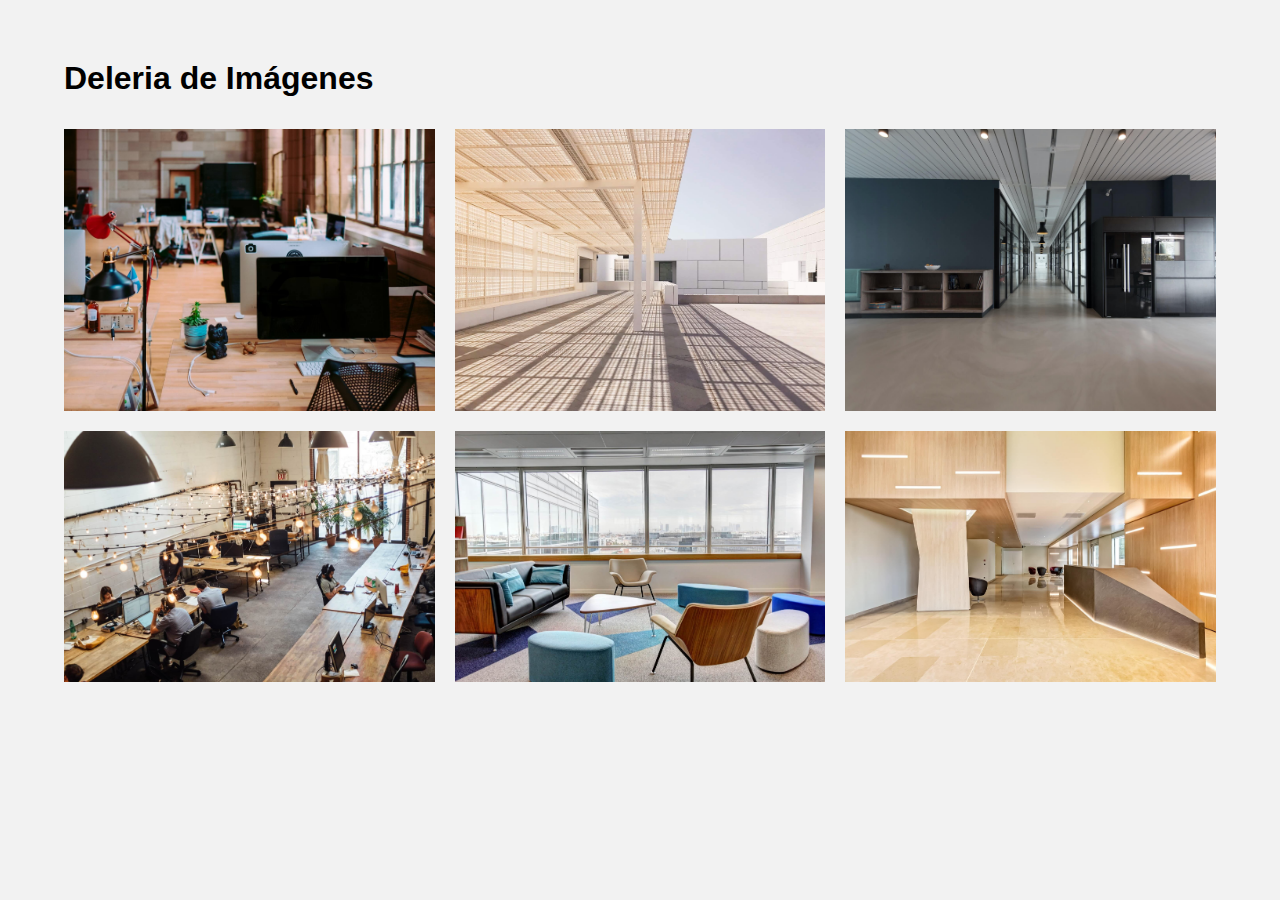
<file: Practicas/Practica #2/index.html>
<!DOCTYPE html>
<html lang="en">
<head>
  <meta charset="UTF-8">
  <meta name="viewport" content="width=device-width, initial-scale=1.0">
  <title>Galeria de imagenes</title>
  <link rel="stylesheet" href="./styles.css">
</head>
<body>
  <section class="gallery">
    <h2 class="gallery_title">Deleria de Imágenes</h2>

    <div class="gallery_container">
      <figure class="gallery_picture">
        <img src="./img/image1.jpg" alt="Imagen 1" class="gallery_img">
      </figure>
      <figure class="gallery_picture">
        <img src="./img/image2.jpg" alt="Imagen 2" class="gallery_img">
      </figure>
      <figure class="gallery_picture">
        <img src="./img/image3.jpg" alt="Imagen 3" class="gallery_img">
      </figure>
      <figure class="gallery_picture">
        <img src="./img/image4.jpg" alt="Imagen 4" class="gallery_img">
      </figure>
      <figure class="gallery_picture">
        <img src="./img/image5.jpg" alt="Imagen 5" class="gallery_img">
      </figure>
      <figure class="gallery_picture">
        <img src="./img/image6.jpg" alt="Imagen 6" class="gallery_img">
      </figure>
    </div>
  </section>
</body>
</html>
</file>
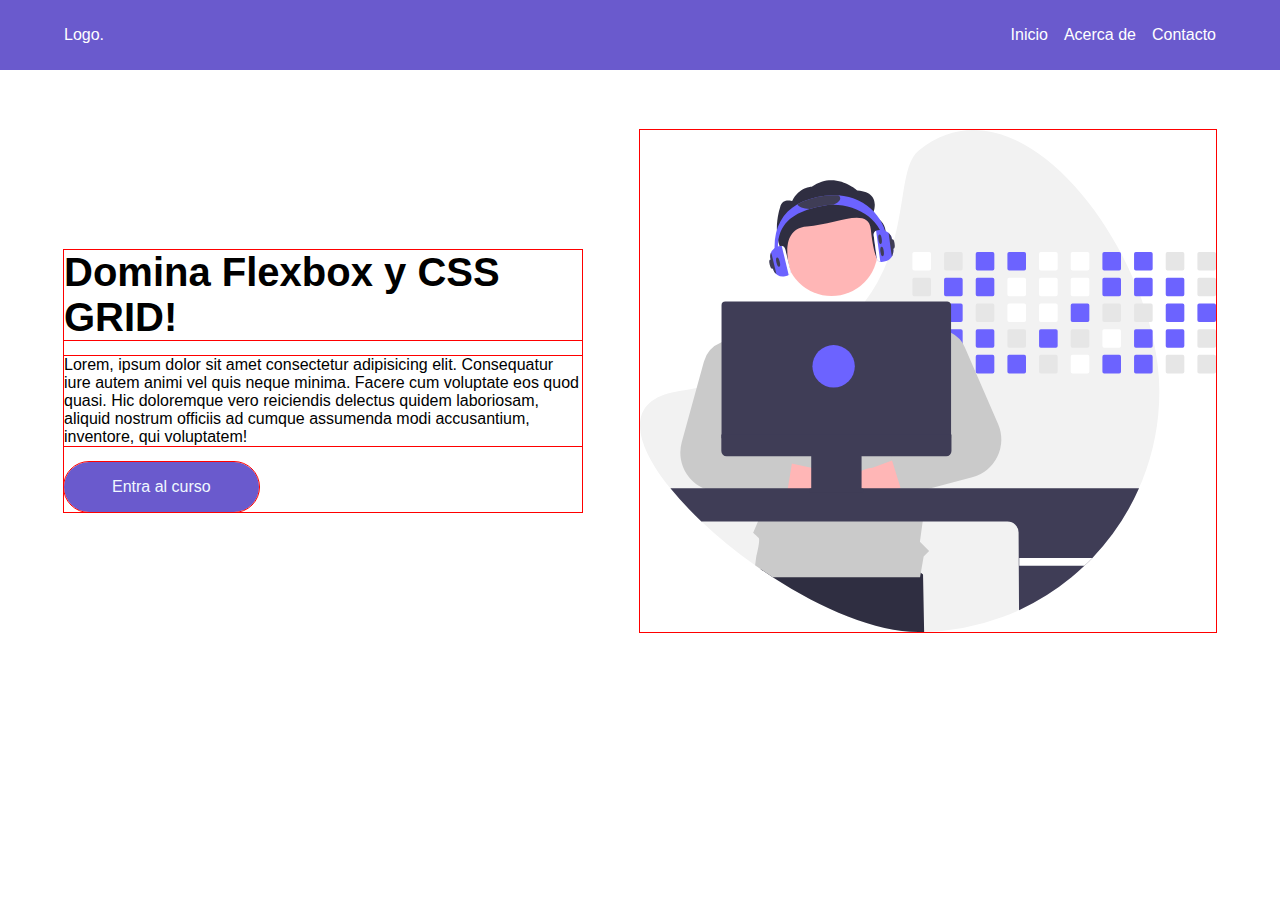
<file: Practicas/Practica#1/index.html>
<!DOCTYPE html>
<html lang="en">
<head>
  <meta charset="UTF-8">
  <meta name="viewport" content="width=device-width, initial-scale=1.0">
  <title>Practica 1</title>
  <link rel="stylesheet" href="./styles.css">
</head>
<body>
  <nav class="nav">
    <section class="nav_container">
      <h2-nav_logo>Logo.</h2-nav_logo>

      <a href="#" class="nav_link">Inicio</a>
      <a href="#" class="nav_link">Acerca de</a>
      <a href="#" class="nav_link">Contacto</a>
    </section>
  </nav>

  <section class="hero">
    <figure class="hero_picture">
      <img src="illustration.svg" alt="Logo imagen" class="hero_img">
    </figure>

    <div class="hero_texts">
      <h2 class="hero_title">Domina Flexbox y CSS GRID!</h2>
      <p class="hero_paragraph">Lorem, ipsum dolor sit amet consectetur adipisicing elit. Consequatur iure autem animi vel quis 
        neque minima. Facere cum voluptate eos quod quasi. Hic doloremque vero reiciendis delectus quidem laboriosam, aliquid 
        nostrum officiis ad cumque assumenda modi accusantium, inventore, qui voluptatem!
      </p>
      <a href="#" class="hero_cta">Entra al curso</a>
    </div>
  </section>
</body>
</html>
</file>
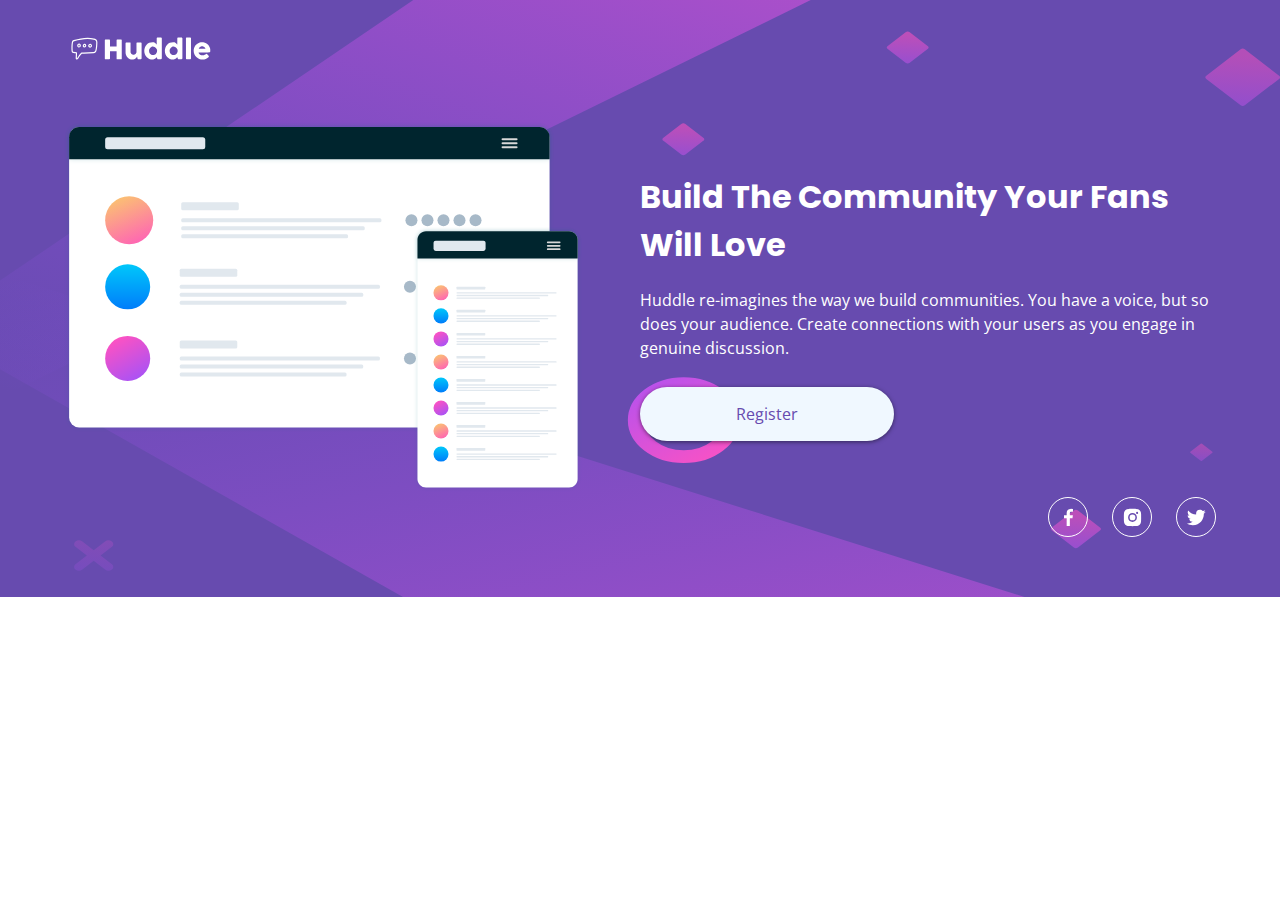
<file: Proyectos/Proyecto #1/index.html>
<!DOCTYPE html>
<html lang="en">
<head>
  <meta charset="UTF-8">
  <meta name="viewport" content="width=device-width, initial-scale=1.0"> <!-- displays site properly based on user's device -->
  <link rel="icon" type="image/png" sizes="32x32" href="./images/favicon-32x32.png">
  <title>Proyecto #1</title>
  <link rel="stylesheet" href="./styles.css">
  <link rel="preconnect" href="https://fonts.googleapis.com">
  <link rel="preconnect" href="https://fonts.gstatic.com" crossorigin>
  <link href="https://fonts.googleapis.com/css2?family=Open+Sans&family=Poppins:wght@400;600&display=swap" rel="stylesheet">
</head>
<body>
  <header class="hero">
    <nav class="nav container">
      <img src="./images/logo.svg" alt="Logo de la pagina" class="nav_logo">
    </nav>

    <section class="hero_container container">
      <figure class="hero_picture">
        <img src="./images/illustration-mockups.svg" alt="Diseños" class="hero_img">
      </figure>
  
      <div class="hero_texts">
        <h1 class="hero_title">Build The Community Your Fans Will Love</h1>
        <p class="hero_paragraph"> Huddle re-imagines the way we build communities. You have a voice, but so does your audience. 
          Create connections with your users as you engage in genuine discussion. 
        </p>
        <a href="#" class="hero_cta">Register</a>
      </div>
  
      <div class="hero_contact">
        <a href="#" class="hero_link">
          <img src="images/facebook.svg" alt="Logo facebook" class="hero_icon">
        </a>
  
        <a href="#" class="hero_link">
          <img src="images/instagram.svg" alt="Logo Instagram" class="hero_icon">
        </a>
  
        <a href="#" class="hero_link">
          <img src="images/twitter.svg" alt="Logo twitter" class="hero_icon">
        </a>
      </div>
    </section>
  </header>
</body>
</html>
</file>
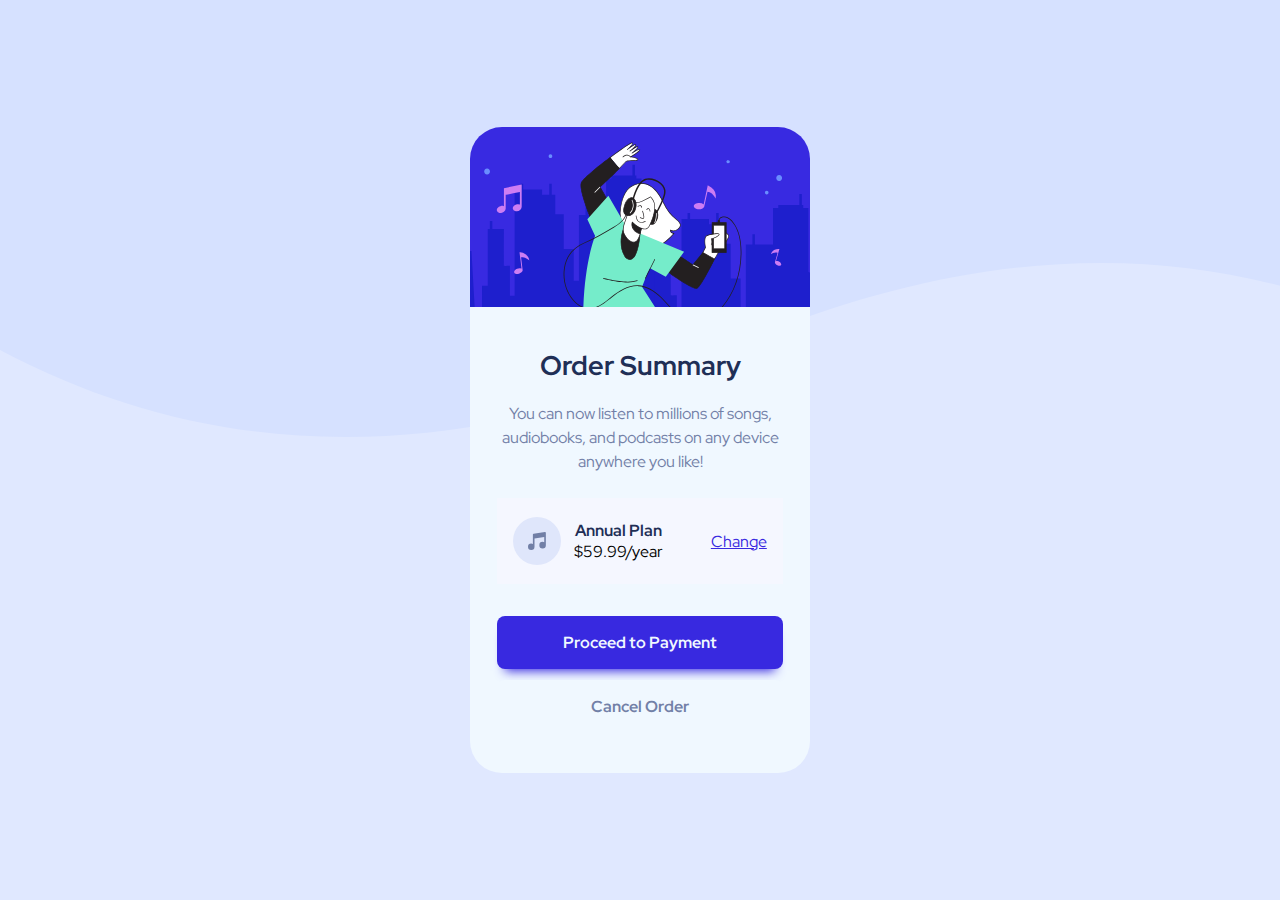
<file: Proyectos/Proyecto #2/index.html>
<!DOCTYPE html>
<html lang="en">
<head>
  <meta charset="UTF-8">
  <meta name="viewport" content="width=device-width, initial-scale=1.0">
  <link rel="icon" type="image/png" sizes="32x32" href="./images/favicon-32x32.png">
  <title>Proyecto #2</title>
  <link rel="stylesheet" href="./styles.css">
  <link rel="preconnect" href="https://fonts.googleapis.com">
  <link rel="preconnect" href="https://fonts.gstatic.com" crossorigin>
  <link href="https://fonts.googleapis.com/css2?family=Red+Hat+Display:wght@500;700;900&display=swap" rel="stylesheet">
</head>
<body>
  <section class="card">
    <div class="card_texts">
      <h2 class="card_title">Order Summary</h2>
      <p class="card_paragraph">  You can now listen to millions of songs, audiobooks, and podcasts on any 
        device anywhere you like!</p>

      <article class="card_plan">
        <img src="./images/icon-music.svg" alt="Simbolo musical" class="card_icon">

        <div class="card_info">
          <h2 class="card_name">Annual Plan</h2>
          <p class="card_price"> $59.99/year</p>
        </div>

        <a href="#" class="card_change">Change</a>
      </article>

      <a href="#" class="card_cta">Proceed to Payment</a>
      <a href="#" class="card_cta card_cta-gray">Cancel Order</a>
    
    </div>
  </section>
</body>
</html>
</file>
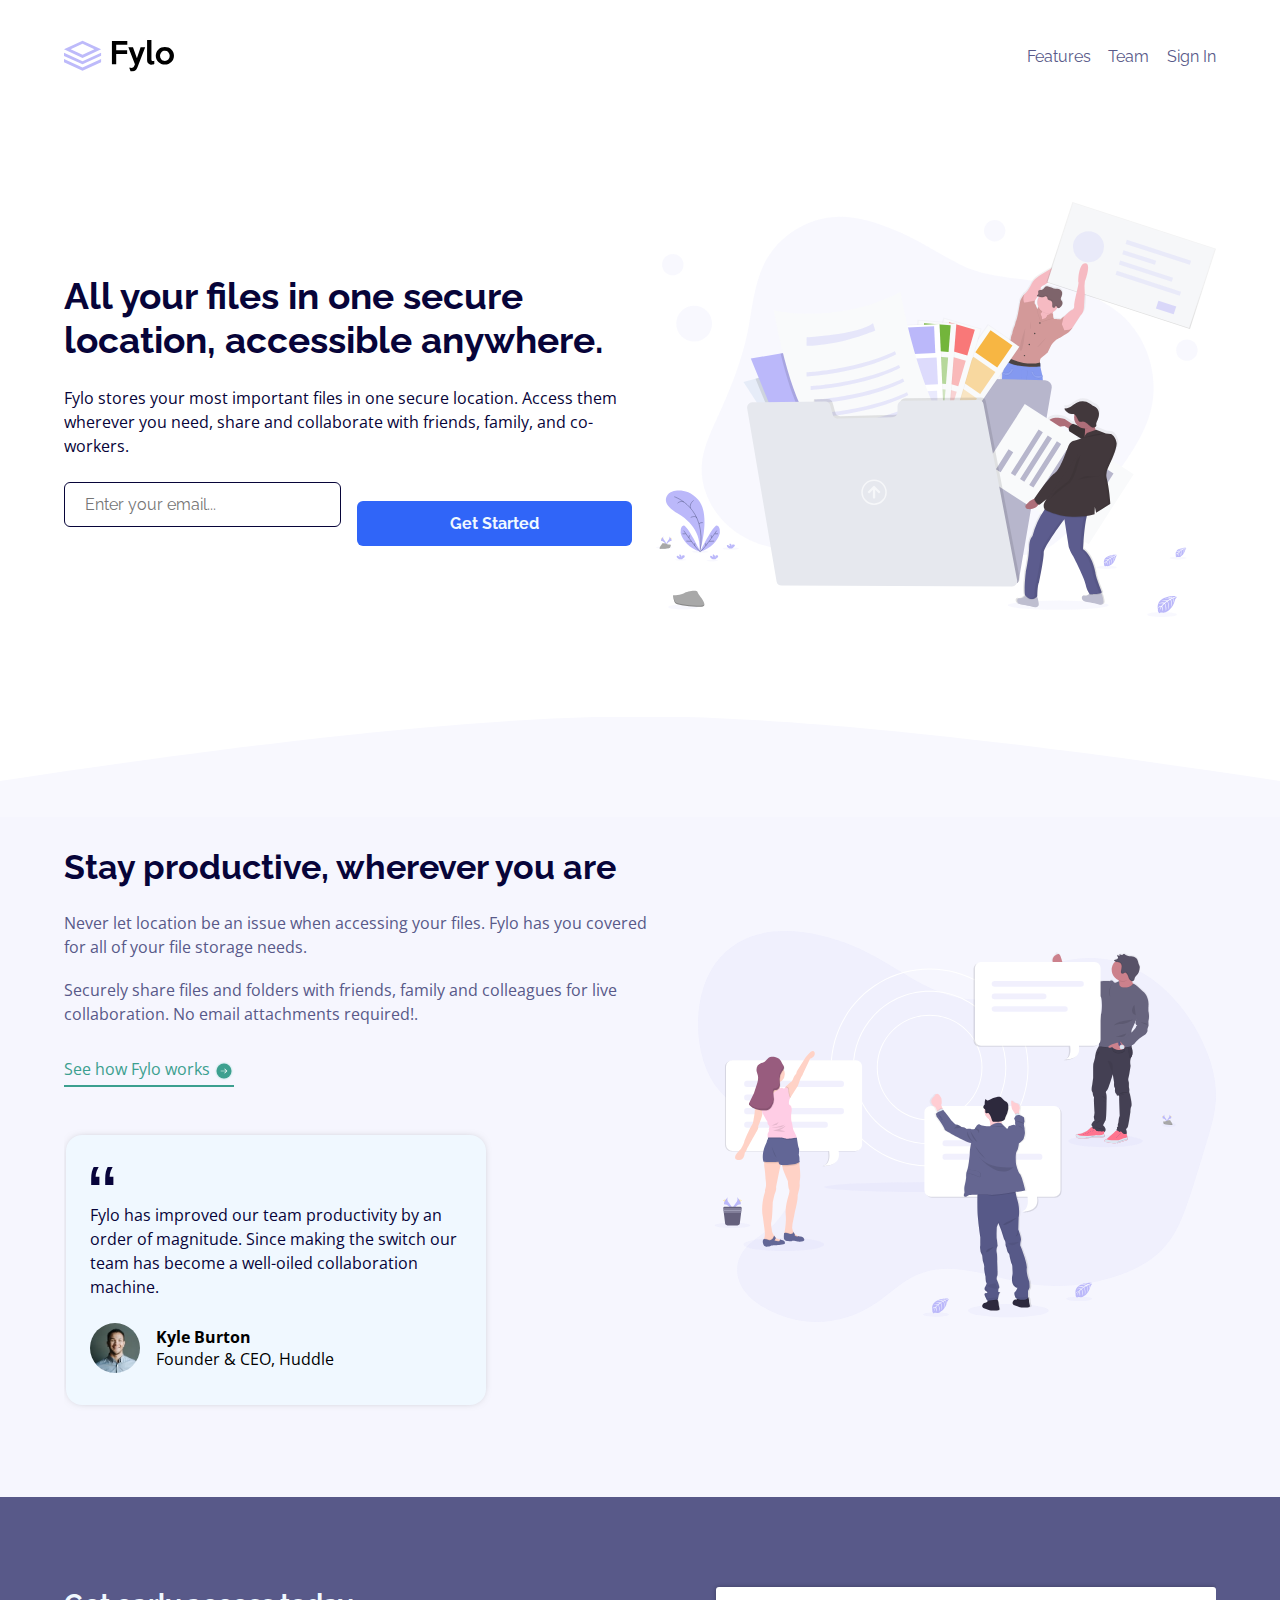
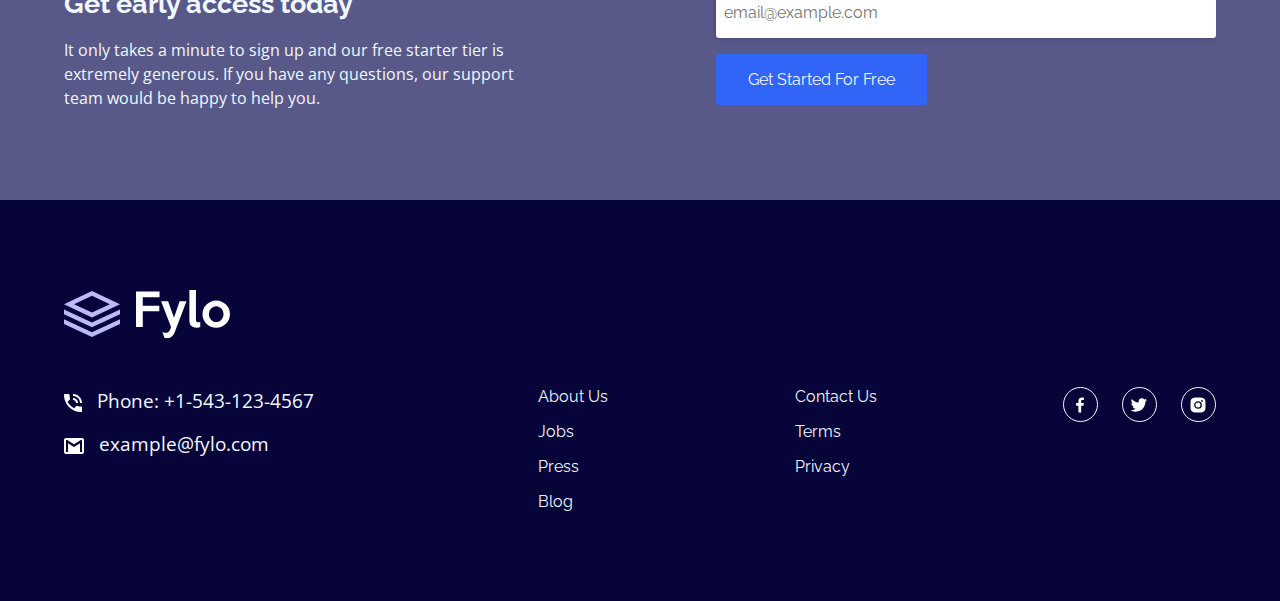
<file: Proyectos/Proyecto #3/index.html>
<!DOCTYPE html>
<html lang="en">
<head>
  <meta charset="UTF-8">
  <meta name="viewport" content="width=device-width, initial-scale=1.0">
  <link rel="icon" type="image/png" sizes="32x32" href="./images/favicon-32x32.png">
  <title>Proyecto #3</title>
  <link rel="stylesheet" href="./styles.css">
  <link rel="preconnect" href="https://fonts.googleapis.com">
  <link rel="preconnect" href="https://fonts.gstatic.com" crossorigin>
  <link href="https://fonts.googleapis.com/css2?family=Open+Sans&family=Raleway:wght@400;700&display=swap" rel="stylesheet">
</head>
<body>
  <header class="hero">
    <nav class="nav container">
      <figure class="nav_logo">
        <img src="./images/logo.svg" alt="Logo de la pagina" class="nav_img">
      </figure>

      <a href="#" class="nav_link">Features</a>
      <a href="#" class="nav_link">Team</a>
      <a href="#" class="nav_link">Sign In</a>
    </nav>

    <section class="hero_main container">
      <figure class="hero_picture">
        <img src="./images/illustration-1.svg" alt="Primera figura" class="hero_img">
      </figure>

      <div class="hero_info">
        <h1 class="hero_title">All your files in one secure location, accessible anywhere.</h1>
        <p class="hero_paragraph">Fylo stores your most important files in one secure location. 
          Access them wherever you need, share and collaborate with friends, 
          family, and co-workers.</p>

          <form class="hero_contact">
            <input type="email" placeholder="Enter your email..." class="hero_input">
            <input type="submit" value="Get Started" class="hero_input hero_input-cta">
          </form>
      </div>
    </section>
  </header>

  <main class="main">
    <section class="productive">
      <div class="productive_container container">
        <figure class="productive_picture">
          <img src="./images/illustration-2.svg" class="productive_img">
        </figure>

        <section class="productive_main">
          <div class="productive_texts">
            <h2 class="productive_title"> Stay productive, wherever you are</h2>
            <p class="productive_paragraph"> Never let location be an issue when accessing your files. Fylo has you 
              covered for all of your file storage needs.</p>
            <p class="productive_paragraph">Securely share files and folders with friends, family and colleagues for 
              live collaboration. No email attachments required!.</p>
            <a href="#" class="productive_cta">
              See how Fylo works
              <img src="./images/icon-arrow.svg" class="productive_arrow">
            </a>
          </div>

          <article class="productive_testimony">
            <img src="./images/icon-quotes.svg" class="productive_quote">
            <p class="productive_review"> Fylo has improved our team productivity by an order of magnitude. Since 
              making the switch our team has become a well-oiled collaboration machine.</p>
            <div class="productive_card">
              <img src="./images/avatar-testimonial.jpg" class="productive_person">

              <div class="productive_info">
                <h4 class="productive_name">Kyle Burton</h4>
                <p class="productive_job">Founder & CEO, Huddle</p>
              </div>
            </div>
          </article>
        </section>
      </div>
    </section>

    <section class="newsletter">
      <div class="newsletter_container container">
        <div class="newsletter_texts">
          <h2 class="newsletter_title"> Get early access today</h2>
          <p class="newsletter_paragraph">It only takes a minute to sign up and our free starter tier is extremely generous. 
            If you have any questions, our support team would be happy to help you.</p>
        </div>
        <form class="newsletter_form">
          <input type="email" class="newsletter_input" placeholder="email@example.com">
          <input type="submit" value="Get Started For Free" class="newsletter_submit">
        </form>
      </div>
    </section>
  </main>

  <footer class="footer">
    <section class="footer_container container">
      <figure class="footer_picture">
        <img src="./images/logo-white.svg" class="footer_logo">
      </figure>
      <div class="footer_contact">
        <p class="footer_info">
          <img src="./images/icon-phone.svg" class="footer_icon">
          Phone: +1-543-123-4567
        </p>
        <p class="footer_info">
          <img src="./images/icon-email.svg" class="footer_icon">
          example@fylo.com
        </p>
      </div>

      <nav class="footer_nav">
        <a href="#" class="footer_link">About Us</a>
        <a href="#" class="footer_link">Jobs</a>
        <a href="#" class="footer_link">Press</a>
        <a href="#" class="footer_link">Blog</a>
      </nav>

      <nav class="footer_nav">
        <a href="#" class="footer_link">Contact Us</a>
        <a href="#" class="footer_link">Terms</a>
        <a href="#" class="footer_link">Privacy</a>
      </nav>

      <div class="footer_social">
        <a href="#" class="footer_media">
          <img src="./images/facebook.svg" class="footer_img">
        </a>
        <a href="#" class="footer_media">
          <img src="./images/twitter.svg" class="footer_img">
        </a>
        <a href="#" class="footer_media">
          <img src="./images/instagram.svg" class="footer_img">
        </a>

      </div>
    </section>
  </footer>
</body>
</html>
</file>
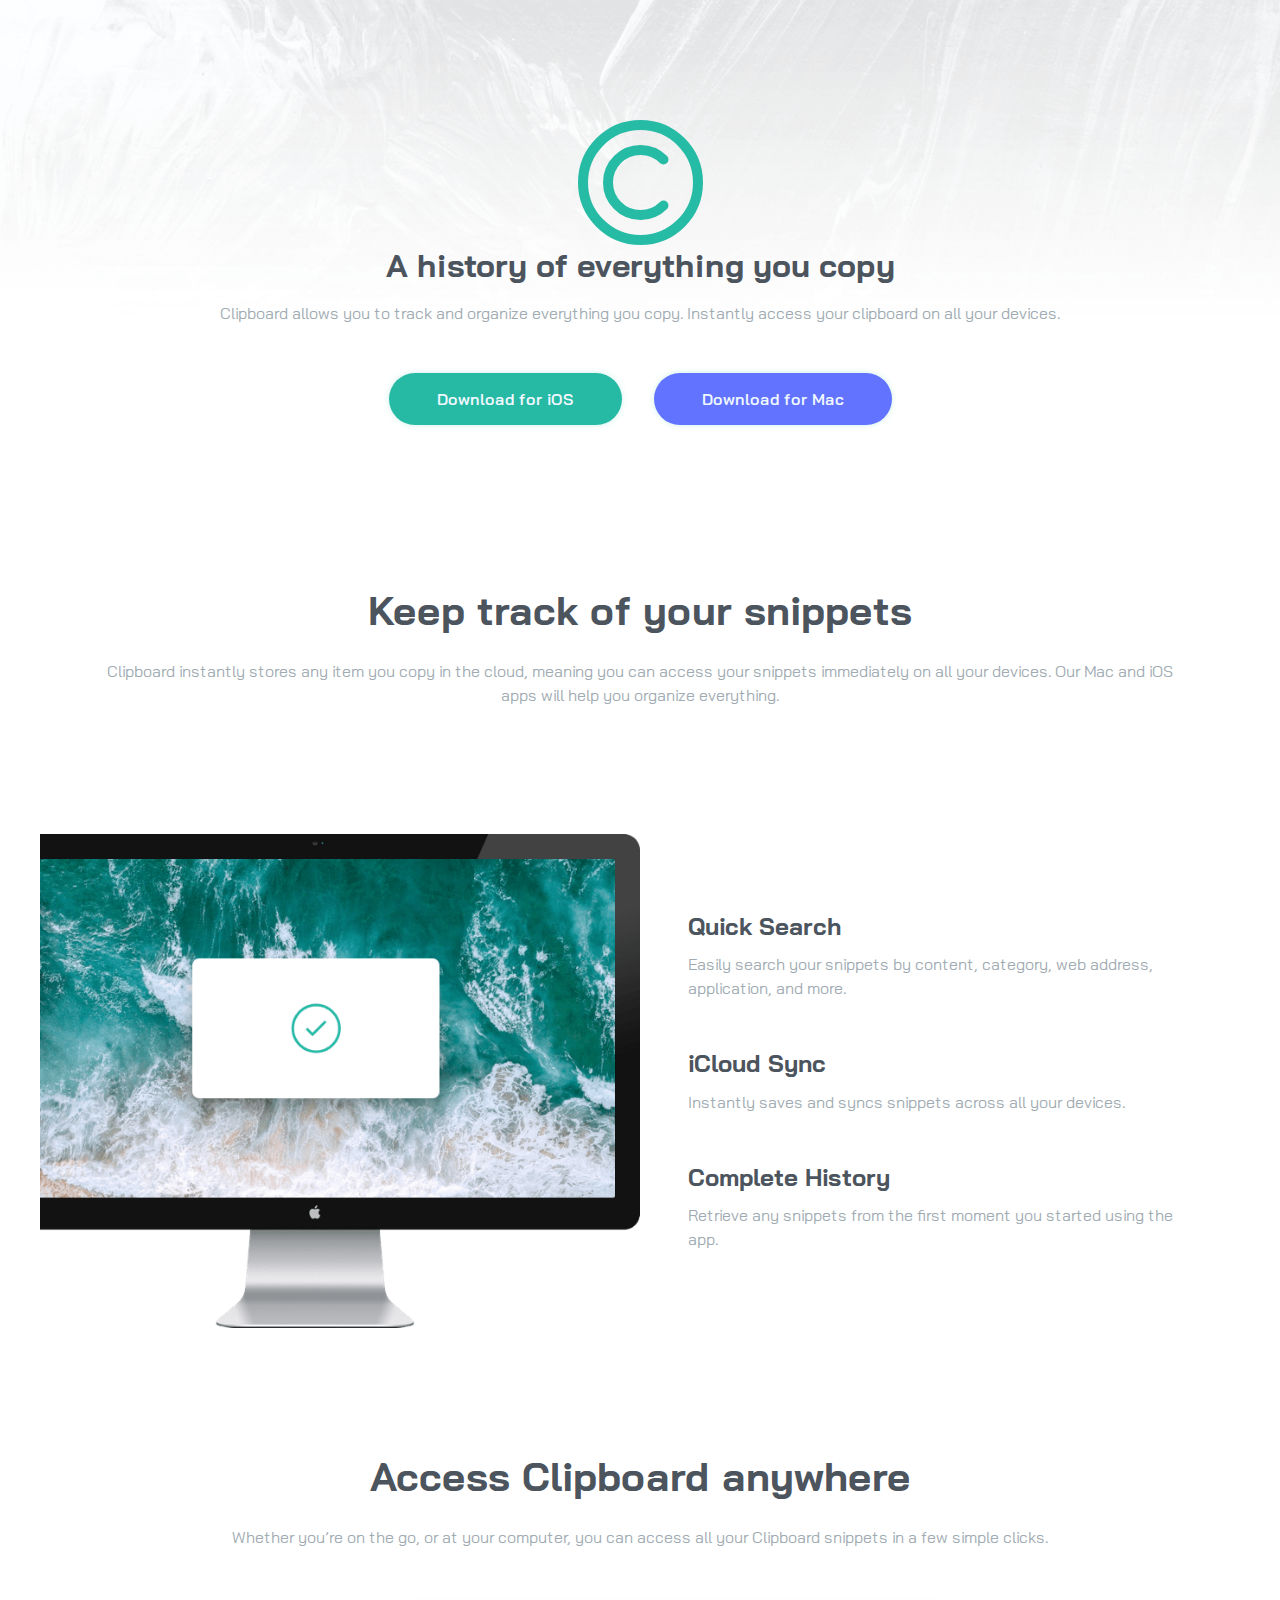
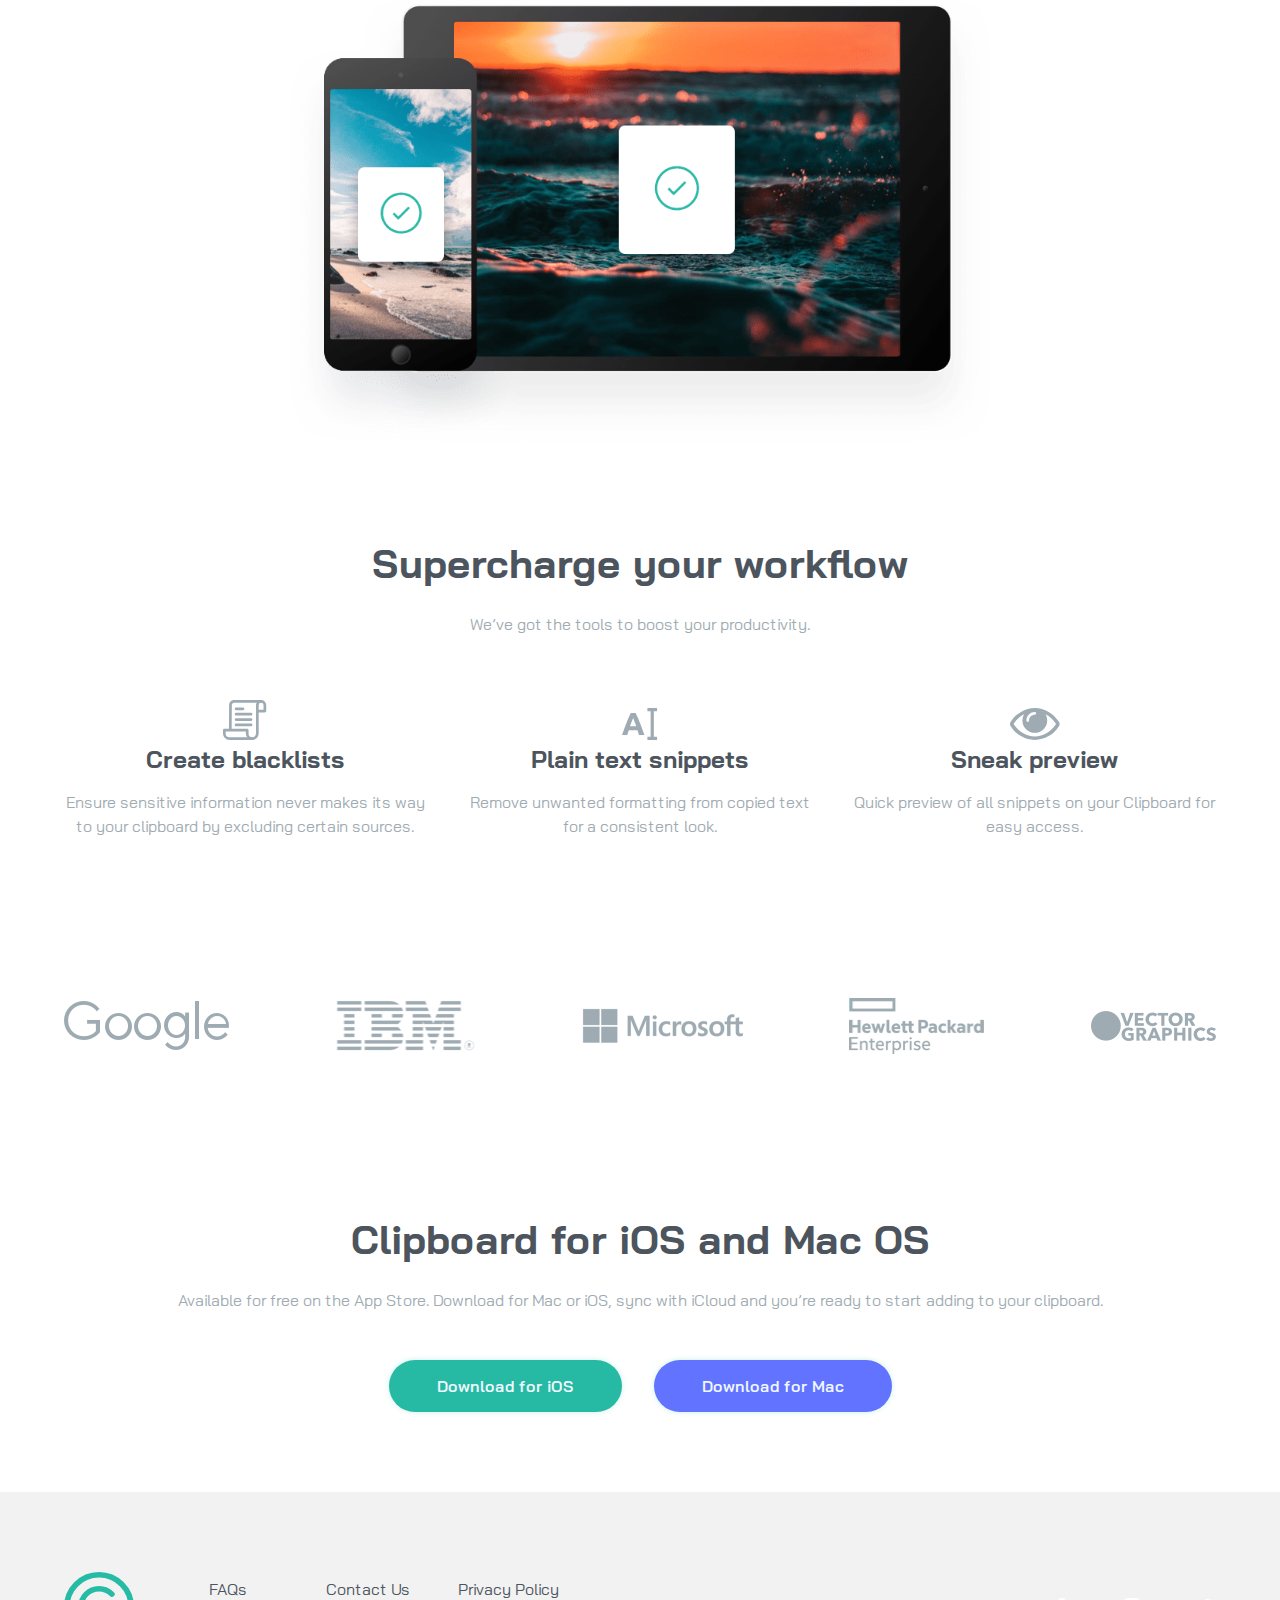
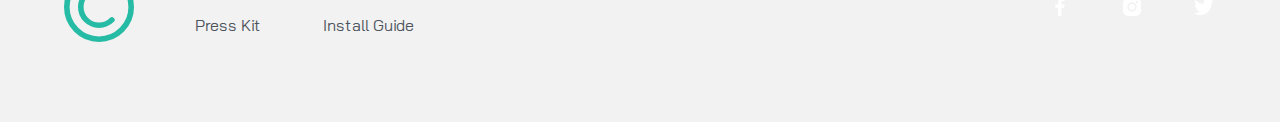
<file: Proyectos/Proyecto #4/index.html>
<!DOCTYPE html>
<html lang="en">
<head>
  <meta charset="UTF-8">
  <meta name="viewport" content="width=device-width, initial-scale=1.0"> <!-- displays site properly based on user's device -->
  <link rel="icon" type="image/png" sizes="32x32" href="./images/favicon-32x32.png">
  <title>Proyecto #4</title>
  <link rel="stylesheet" href="./styles.css">
  <link rel="preconnect" href="https://fonts.googleapis.com">
  <link rel="preconnect" href="https://fonts.gstatic.com" crossorigin>
  <link href="https://fonts.googleapis.com/css2?family=Bai+Jamjuree:wght@400;600&display=swap" rel="stylesheet">
</head>
<body>
  <header class="hero">
    <section class="hero_container container">
      <figure class="hero_picture">
        <img src="./images/logo.svg" alt="Logo de la pagina" class="hero_img">
      </figure>

      <h1 class="hero_title">A history of everything you copy</h1>
      <p class="hero_paragraph">Clipboard allows you to track and organize everything you 
        copy. Instantly access your clipboard on all your devices.</p>

      <div class="buttons">
        <a href="#" class="buttons_cta">Download for iOS</a>
        <a href="#" class="buttons_cta buttons_cta-blue">Download for Mac</a>
      </div>
    </section>
  </header>

  <main class="main">
    <section class="track container">
      <div class="track_texts">
        <h2 class="title">Keep track of your snippets</h2>
        <p class="paragraph">Clipboard instantly stores any item you copy in the cloud, 
          meaning you can access your snippets immediately on all your 
          devices. Our Mac and iOS apps will help you organize everything.</p>
      </div>

      <figure class="track_picture">
        <img src="./images/image-computer.png" alt="Imagen de una computadora" class="track_img">
      </figure>

      <article class="track_articles">
        <div class="track_item">
          <h3 class="track_offer">Quick Search</h3>
          <p class="track_copy">Easily search your snippets by content, category, 
            web address, application, and more.</p>
        </div>

        <div class="track_item">
          <h3 class="track_offer">iCloud Sync</h3>
          <p class="track_copy">Instantly saves and syncs snippets across all your devices.</p>
        </div>

        <div class="track_item">
          <h3 class="track_offer">Complete History</h3>
          <p class="track_copy">Retrieve any snippets from the first moment you started using the app.</p>
        </div>
      </article>
    </section>

    <section class="clipboard container">
      <h2 class="title">Access Clipboard anywhere</h2>
      <p class="paragraph">Whether you’re on the go, or at your computer, you can access all your Clipboard 
        snippets in a few simple clicks.</p>

        <figure class="clipboard_picture">
          <img src="./images/image-devices.png" alt="Dispositivos" class="clipboard_img">
        </figure>

        <h2 class="title">Supercharge your workflow</h2>
        <p class="paragraph"> We’ve got the tools to boost your productivity.</p>

        <article class="clipboard_offer">
          <div class="clipboard_item">
            <img src="./images/icon-blacklist.svg" alt="Primer icono" class="clipboard-icon">
            <h3 class="clipboard_title">Create blacklists</h3>
            <p class="clipboard_paragraph">Ensure sensitive information never makes its way to your clipboard by excluding certain sources.</p>
          </div>

          <div class="clipboard_item">
            <img src="./images/icon-text.svg" alt="Segundo icono" class="clipboard-icon">
            <h3 class="clipboard_title">Plain text snippets</h3>
            <p class="clipboard_paragraph">Remove unwanted formatting from copied text for a consistent look.</p>
          </div>

          <div class="clipboard_item">
            <img src="./images/icon-preview.svg" alt="Primer icono" class="clipboard-icon">
            <h3 class="clipboard_title">Sneak preview</h3>
            <p class="clipboard_paragraph">Quick preview of all snippets on your Clipboard for easy access.</p>
          </div>
        </article>
    </section>

    <section class="brands container">
      <img src="./images/logo-google.png" alt="Logo Google" class="brands_item">
      <img src="./images/logo-ibm.png" alt="Logo IBM" class="brands_item">
      <img src="./images/logo-microsoft.png" alt="Logo Microsoft" class="brands_item">
      <img src="./images/logo-hp.png" alt="Logo Hp" class="brands_item">
      <img src="./images/logo-vector-graphics.png" alt="Logo Vector Graphics" class="brands_item">
    </section>

    <section class="action container">
      <h2 class="title">Clipboard for iOS and Mac OS</h2>
      <p class="paragraph">Available for free on the App Store. Download for Mac or iOS, sync with iCloud 
        and you’re ready to start adding to your clipboard.</p>
      
      <div class="buttons">
        <a href="#" class="buttons_cta">Download for iOS</a>
        <a href="#" class="buttons_cta buttons_cta-blue">Download for Mac</a>
      </div>
    </section>
  </main>
  
  <footer class="footer">
    <section class="footer_container container">
      <figure class="footer_picutre">
        <img src="./images/logo.svg" alt="Logo" class="footer_img">
      </figure>

      <div class="footer_links">
        <a href="#" class="footer_link">FAQs</a>
        <a href="#" class="footer_link">Contact Us</a>
        <a href="#" class="footer_link">Privacy Policy</a>
        <a href="#" class="footer_link">Press Kit</a>
        <a href="#" class="footer_link">Install Guide</a>
      </div>

      <div class="footer_social">
        <a href="#" class="footer_media">
          <img src="./images/facebook.svg" alt="Facebook" class="footer_icon">
        </a>

        <a href="#" class="footer_media">
          <img src="./images/instagram.svg" alt="Instagram" class="footer_icon">
        </a>

        <a href="#" class="footer_media">
          <img src="./images/twitter.svg" alt="Twitter" class="footer_icon">
        </a>
      </div>
    </section>
  </footer>
</body>
</html>
</file>
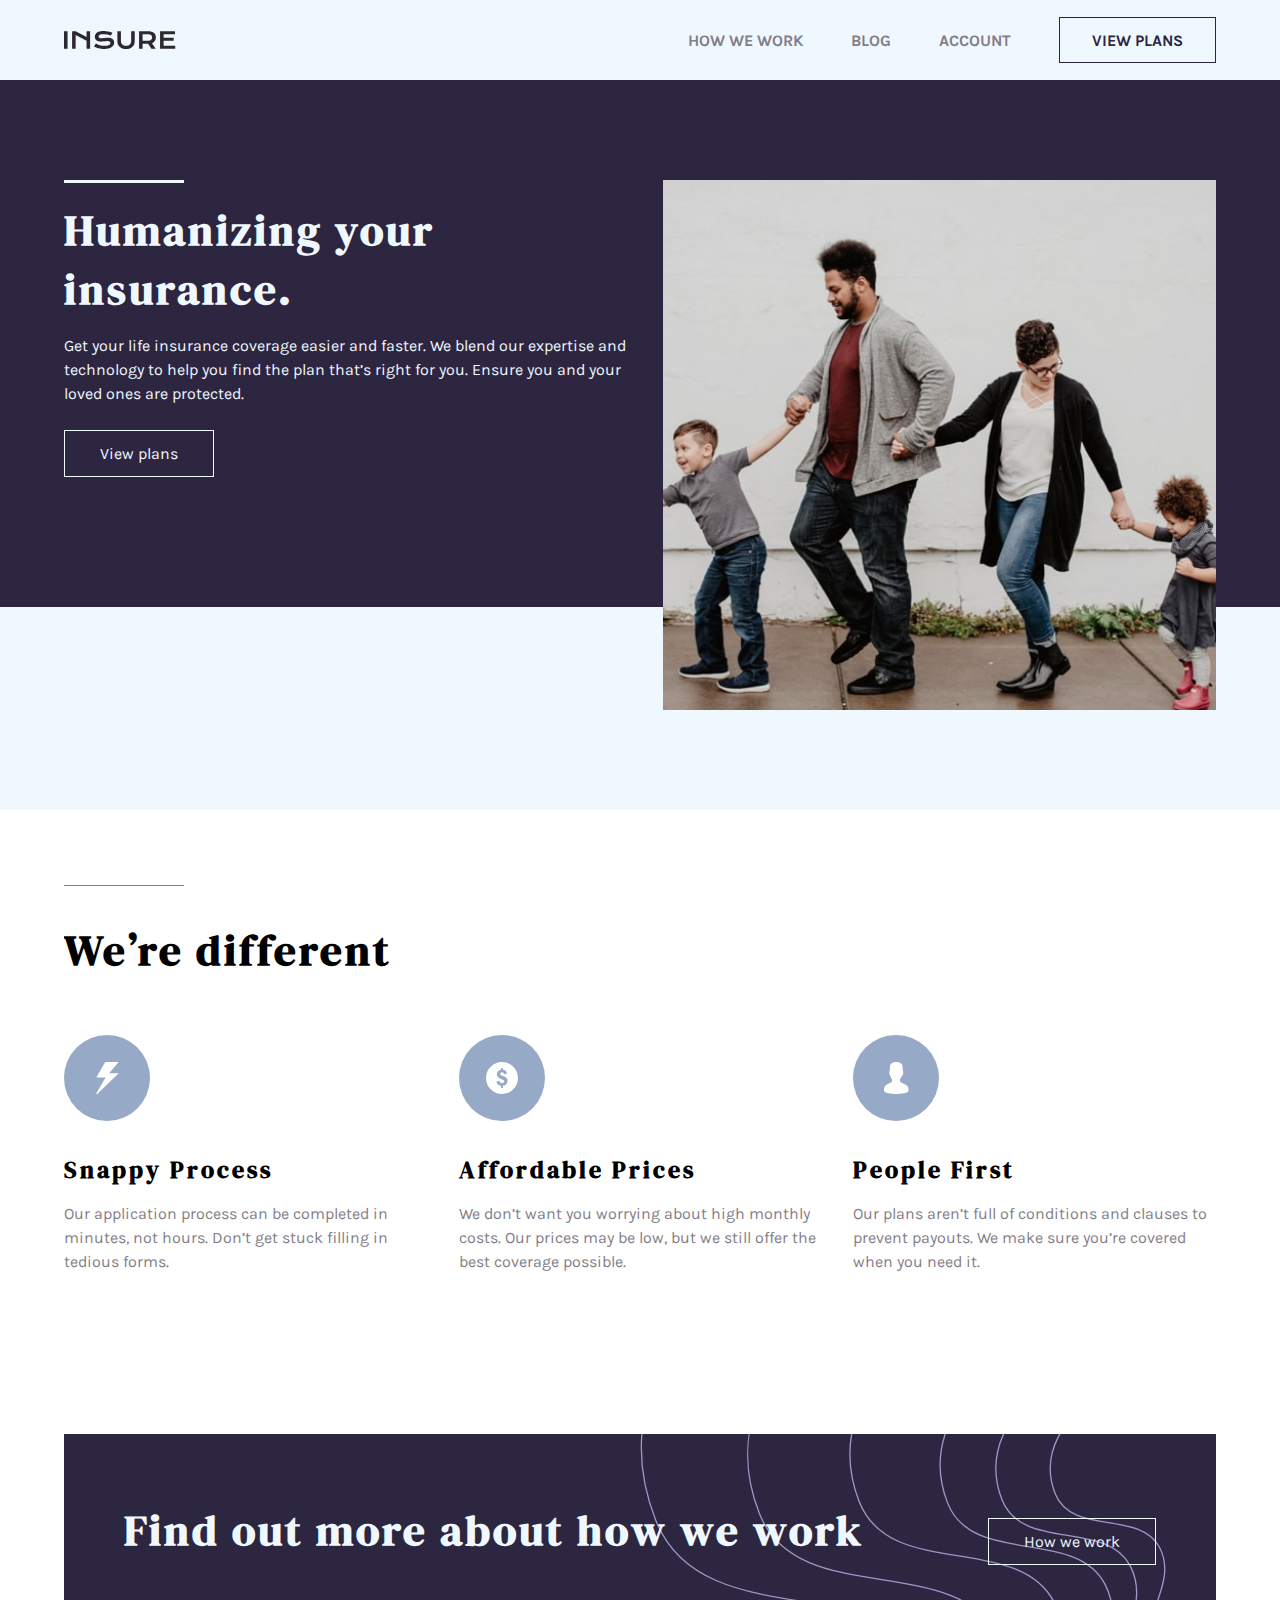
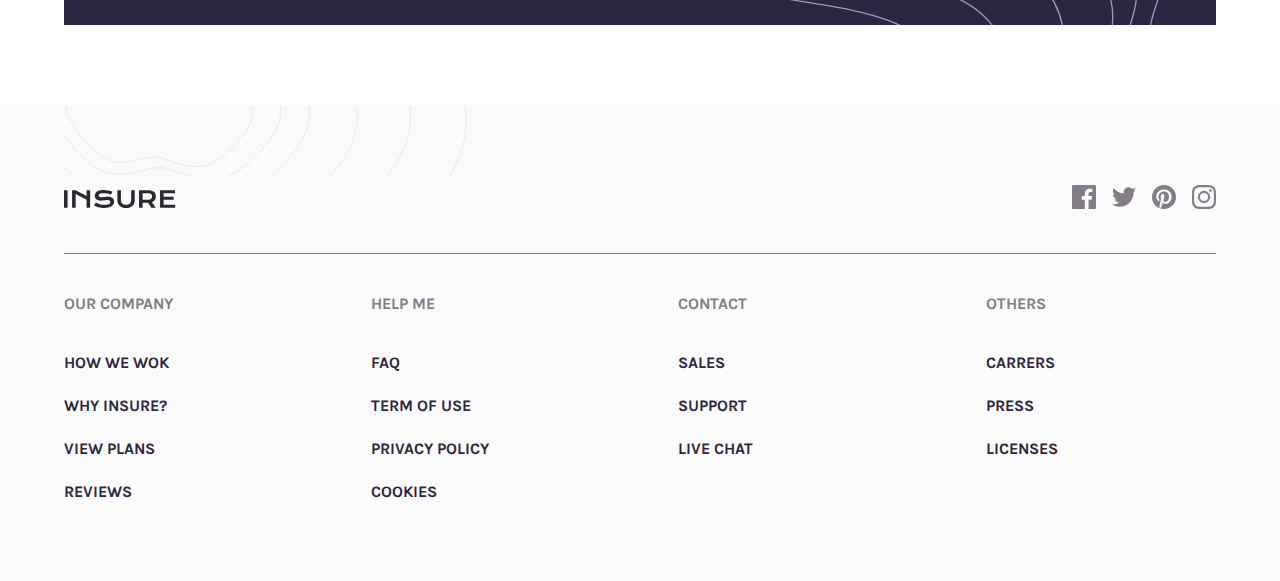
<file: Proyectos/Proyecto #5/index.html>
<!DOCTYPE html>
<html lang="en">
<head>
  <meta charset="UTF-8">
  <meta name="viewport" content="width=device-width, initial-scale=1.0"> 
  <link rel="icon" type="image/png" sizes="32x32" href="./images/favicon-32x32.png">
  <title>Proyecto #5</title>
  <link rel="stylesheet" href="./styles.css">
  <link rel="preconnect" href="https://fonts.googleapis.com">
  <link rel="preconnect" href="https://fonts.gstatic.com" crossorigin>
  <link href="https://fonts.googleapis.com/css2?family=DM+Serif+Display&family=Karla:wght@400;700&display=swap" rel="stylesheet">
</head>
<body>
  <header class="hero">
    <nav class="nav">
      <div class="nav_container container">
        <figure class="nav_figure">
          <img src="./images/logo.svg" alt="Logo de la pagina" class="nav_logo">
        </figure>

        <div class="nav_links" id="open">
          <a href="#" class="nav_link">How we work</a>
          <a href="#" class="nav_link">Blog</a>
          <a href="#" class="nav_link">Account</a>
          <a href="#" class="nav_link nav_link-cta">View plans</a>
        </div>

        <a href="#open" class="nav_hamburger">
          <img src="./images/icon-hamburger.svg" alt="Icono de menú" class="nav_icon">
        </a>

        <a href="#" class="nav_hamburger nav_hamburger-last">
          <img src="./images/icon-close.svg" alt="Icono de menú" class="nav_icon">
        </a>
      </div>
    </nav>

    <section class="hero_main container">
      <div class="hero_texts">
        <h1 class="title">Humanizing your insurance.</h1>
        <p class="hero_paragraph">Get your life insurance coverage easier and faster. We blend our expertise 
        and technology to help you find the plan that’s right for you. Ensure you 
        and your loved ones are protected.</p>
        <a href="#" class="cta">View plans</a>
      </div>
    </section>
  </header>

  <main class="main">
    <section class="different container">
      <h2 class="title title-different">We’re different</h2>

      <div class="different_items">
        <article class="different_item">
          <img src="./images/icon-snappy-process.svg" alt="Imagen de rayito" class="different_icon">
          <h3 class="different_title">Snappy Process</h3>
          <p class="different_paragraph">Our application process can be completed in minutes, not hours. Don’t get 
          stuck filling in tedious forms.</p>
        </article>

        <article class="different_item">
          <img src="./images/icon-affordable-prices.svg" alt="Imagen de dinero" class="different_icon">
          <h3 class="different_title">Affordable Prices</h3>
          <p class="different_paragraph">We don’t want you worrying about high monthly costs. Our prices may be low, 
          but we still offer the best coverage possible.</p>
        </article>

        <article class="different_item">
          <img src="./images/icon-people-first.svg" alt="Imagen de persona" class="different_icon">
          <h3 class="different_title">People First</h3>
          <p class="different_paragraph">Our plans aren’t full of conditions and clauses to prevent payouts. We make 
          sure you’re covered when you need it.</p>
        </article>
      </div>
    </section>

    <section class="find">
      <div class="find_container container">
        <h2 class="title title_find">Find out more about how we work</h2>
        <a href="#" class="cta">How we work</a>
      </div>
    </section>
  </main>

  <footer class="footer">
    <div class="footer_container container">
      <section class="footer_brand">
        <figure class="footer_picture">
          <img src="./images/logo.svg" alt="Logo" class="footer_logo">
        </figure>

        <div class="footer_media">
          <a href="#" class="footer_social">
            <img src="./images/icon-facebook.svg" alt="Logo de Facebook" class="footer_icon">
          </a>
          <a href="#" class="footer_social">
            <img src="./images/icon-twitter.svg" alt="Logo de Twitter" class="footer_icon">
          </a>
          <a href="#" class="footer_social">
            <img src="./images/icon-pinterest.svg" alt="Logo de Pinteres" class="footer_icon">
          </a>
          <a href="#" class="footer_social">
            <img src="./images/icon-instagram.svg" alt="Logo de Intagram" class="footer_icon">
          </a>
        </div>
      </section>

      <section class="footer_navigation">
        <nav class="footer_nav">
          <a href="" class="footer_link footer_link-first">Our company</a>
          <a href="" class="footer_link">How we wok</a>
          <a href="" class="footer_link">Why Insure?</a>
          <a href="" class="footer_link">View plans</a>
          <a href="" class="footer_link">Reviews</a>
        </nav>

        <nav class="footer_nav">
          <a href="" class="footer_link footer_link-first">Help me</a>
          <a href="" class="footer_link">FAQ</a>
          <a href="" class="footer_link">Term of use</a>
          <a href="" class="footer_link">Privacy policy</a>
          <a href="" class="footer_link">Cookies</a>
        </nav>

        <nav class="footer_nav">
          <a href="" class="footer_link footer_link-first">Contact</a>
          <a href="" class="footer_link">Sales</a>
          <a href="" class="footer_link">Support</a>
          <a href="" class="footer_link">Live chat</a>
        </nav>

        <nav class="footer_nav">
          <a href="" class="footer_link footer_link-first">Others</a>
          <a href="" class="footer_link">Carrers</a>
          <a href="" class="footer_link">Press</a>
          <a href="" class="footer_link">Licenses</a>
        </nav>
      </section>
    </div>
  </footer>
</body>
</html>
</file>
<file: Practicas/Practica #2/styles.css>
*{
  margin: 0;
  box-sizing: border-box;
}

body{
  background-color: #f2f2f2;
  font-family: 'Arial';
}

.gallery{
  width: 90%;
  max-width: 1200px;
  overflow: hidden;
  margin: 0 auto;
  padding: 60px 0;
}

.gallery_title{
  font-size: 2rem;
  margin-bottom: 1em;
}

.gallery_container{
  display: flex;
  gap: 20px;
  flex-wrap: wrap;
}

.gallery_picture{
  flex: 300px;
}

.gallery_img{
  width: 100%;
  height: 100%;
  object-fit: cover;
}
</file>
<file: Practicas/Practica#1/styles.css>
*{
  box-sizing: border-box;
  margin: 0;
}

body{
  font-family: Arial;
}

.nav{
  background-color: slateblue;
}

.nav_container{
  width: 90%;
  margin: 0 auto;
  background-color: slateblue;
  height: 70px;

  display: flex;
  align-items: center;
  gap: 1em;
  max-width: 1200px;
  color: #fff;
}

.nav_link:first-of-type{
  margin-left: auto;
}

.nav_link{
  color: #fff;
  text-decoration: none;
}

.hero{
  max-width: 1200px;
  width: 90%;
  margin: 0 auto;
  padding: 60px 0;
  display: flex;
  flex-direction: column;
  gap: 2em;
}

.hero *{
  outline: 1px solid red;
}

.hero_img{
  width: 100%;
  display: block;
  max-width: 400px;
  margin: 0 auto;
}

.hero_texts{
  display: flex;
  flex-direction: column;
  gap: 1em;
  text-align: center;
}

.hero_title{
  font-size: 2.5rem;
}

.hero_cta{
  background-color: slateblue;
  color: aliceblue;
  text-decoration: none;
  padding: 1em 3em;
  border-radius: 2em;

  align-self: center;
}


@media (min-width:768px){
  .hero{
    flex-direction: row;
    align-items: center;
    justify-content: space-between;
  }

  .hero_picture{
    order: 1;
    width: 50%;
  }

  .hero_img{
    max-width: none;
  }

  .hero_texts{
    width: 45%;
    text-align: left;
  }

  .hero_cta{
    align-self: flex-start;
  }
}
</file>
<file: Proyectos/Proyecto #1/styles.css>
:root{
  --violet: hsl(257, 40%, 49%);
  --soft-magenta: hsl(300, 69%, 71%);
  --font2: 'Poppins', sans-serif;
  --font1: 'Open Sans', sans-serif;

  --padding-container: 60px 0;
}

*{
  margin: 0;
  box-sizing: border-box;
}

body{
  font-family: var(--font1);
}

.hero{
  background-color: var(--violet);
  position: relative;
}

.hero::before{
  content: "";
  position: absolute;
  top: 0;
  width: 100%;
  height: 400px;
  background-image: url('./images/bg-mobile.svg');
  background-repeat: no-repeat;
  background-size: 100% 400px;
}

.container{
  width: 90%;
  margin: 0 auto;
  overflow: hidden;
  max-width: 1200px;
  padding: var(--padding-container);
  position: relative;
}

.nav{
  --padding-container: 30px 0;
}

.nav_logo{
  width: 150px;
  display: block;
}

.hero_container{
  display: flex;
  align-items: center;
  flex-direction: column;
}

.hero_img{
  max-width: 350px;
  width: 100%;
  display: block;
  margin: 0 auto;
}

.hero_texts{
  margin: 3.5em 0;
  color: #fff;
  text-align: center;
}

.hero_title{
  font-size: 1.7rem;
  font-family: var(--font2);
}

.hero_paragraph{
  line-height: 1.5;
  margin: 1.2em 0 1.7em;
}

.hero_cta{
  display: inline-block;
  color: var(--violet);
  background-color: aliceblue;
  text-decoration: none;
  padding: 1em 6em;
  border-radius: 2em;
  box-shadow: 0 1px 4px rgb(0, 0, 0, .5);
}

.hero_contact{
  display: flex;
  gap: 1.5em;
}

.hero_link{
  text-decoration: none;
  width: 40px;
  height: 40px;
  border: 1px solid #fff;
  border-radius: 50%;
  display: flex;
  align-items: center;
  justify-content: center;
}

.hero_icon{
  width: 23px;
}

@media (min-width:768px) {
  
  .hero::before{
      height: 100%;
      background-image: url('./images/bg-desktop.svg');
      background-size: 100% 100%;
  }

  .hero_container{
      flex-direction: row;
      flex-wrap: wrap;
      justify-content: space-between;
      align-items: center;
      --padding-container: 20px 0 60px;
  }

  .hero_picture{
      flex-basis: 45%;
  }

  .hero_img{
      max-width: unset;
  }


  .hero_texts{
      flex-basis: 50%;
      text-align: left;
  }
  
  .hero_title{
      font-size: 2rem;
  }

  .hero_contact{
      margin-left: auto;
  }
}
</file>
<file: Proyectos/Proyecto #2/styles.css>
:root{
  --pale-blue: hsl(225, 100%, 94%);
  --bright-blue: hsl(245, 75%, 52%);
  --very-pale-blue: hsl(225, 100%, 98%);
  --desaturated-blue: hsl(224, 23%, 55%);
  --dark-blue: hsl(223, 47%, 23%);
}

*{
  margin: 0;
  box-sizing: border-box;
}

body{
  font-family: 'Red Hat Display', sans-serif;
  background-color: var(--pale-blue);
  min-height: 100vh;
  padding: 40px 0;
  display: flex;
}

.card{
  margin: auto;
  width: 340px;
  background-color: aliceblue;
  border-radius: 2em;
  overflow: hidden;
}

.card::before{
  content: "";
  display: block;
  width: 100%;
  height: 180px;
  background-image: url('./images/illustration-hero.svg');
  background-size: cover;
  background-position: center;
}

.card_texts{
  padding: 2.5em 1.7em;
  text-align: center;
}

.card_title{
  font-size: 1.7rem;
  color: var(--dark-blue);
}

.card_paragraph{
  color: var(--desaturated-blue);
  line-height: 1.5;
  margin: 1.2em 0 1.5em;
}

.card_plan{
  display: flex;
  align-items: center;
  background-color: var(--very-pale-blue);
  padding: 1.2em 1em;
}

.card_icon{
  margin-right: .8em;
}

.card_name{
  font-size: 1rem;
  color: var(--dark-blue);
}

.card_change{
  margin-left: auto;
  color: var(--bright-blue);
}

.card_cta{
  display: block;
  background-color: var(--bright-blue);
  color: aliceblue;
  text-decoration: none;
  margin-top: 2em;
  border-radius: .5em;
  padding: 1em;
  font-weight: 700;
  box-shadow: 0 10px 10px -8px var(--bright-blue);
}

.card_cta-gray{
  margin-top: .7em;
  background-color: aliceblue;
  color: var(--desaturated-blue);
  box-shadow: none;
}

@media(min-width:768px){
  body{
    background-image: url('./images/pattern-background-desktop.svg');
    background-repeat: no-repeat;
  }
}
</file>
<file: Proyectos/Proyecto #3/styles.css>
:root{
  --very-darkblue: hsl(243, 87%, 12%);
  --desaturated-blue: hsl(238, 22%, 44%);

  --bright-blue: hsl(224, 93%, 58%);
  --moderate-cyan: hsl(170, 45%, 43%);

  --light-grayish-blue: hsl(240, 75%, 98%);
  --light-gray: hsl(0, 0%, 75%);

  --font1: 'Open Sans', sans-serif;
  --font2: 'Raleway', sans-serif;

  --padding-container: 90px 0;
}

*{
  margin: 0;
  box-sizing: border-box;
}

body{
  font-family: var(--font1);
}

.container{
  width: 90%;
  max-width: 1200px;
  overflow: hidden;
  margin: 0 auto;
  padding: var(--padding-container);
}

.nav{
  display: flex;
  align-items: center;
  gap: 1.1em;
  --padding-container: 40px 0;
}

.nav_logo{
  width: 110px;
}

.nav_img{
  width: 100%;
  display: block;
}

.nav_link:first-of-type{
  margin-left: auto;
}

.nav_link{
  text-decoration: none;
  color: var(--desaturated-blue);
  font-family: var(--font2);
}

.hero{
  position: relative;
  --padding-container: 90px 0 170px; 
}

.hero::before{
  content: "";
  position: absolute;
  width: 100%;
  height: 100px;
  background-image: url('./images/bg-curve-mobile.svg');
  background-repeat: no-repeat;
  background-size: cover;
  background-position: center;
  left: 0;
  bottom: 0;
}

.hero_img{
  width: 100%;
  display: block;
  max-width: 400px;
  margin: 0 auto;
}

.hero_info{
  text-align: center;
  color: var(--very-darkblue);
}

.hero_title{
  font-size: 1.7rem;
  font-family: var(--font2);
  margin-top: 1.8em;
}

.hero_paragraph{
  line-height: 1.5;
  margin: 1.5em 0;
}

.hero_input{
  height: 45px;
  border-radius: 6px;
  width: 100%;
  font: inherit;
  border: 1px solid var(--very-darkblue);
  padding: 0 20px;
  font-family: var(--font2);
}

.hero_input-cta{
  background-color: var(--bright-blue);
  color: aliceblue;
  border: none;
  font-weight: 700;
  margin-top: 1.2em;
}

.productive{
  background-color: var(--light-grayish-blue);
  --padding-container: 30px 0 90px;
}

.productive_img{
  width: 100%;
  max-width: 400px;
  margin: 0 auto;
  display: block;
}

.productive_main{
  margin-top: 6em;
}

.productive_title{
  font-size: 1.1rem;
  text-align: center;
  color: var(--very-darkblue);
  font-family: var(--font2);
}

.productive_paragraph{
  color: var(--desaturated-blue);
  line-height: 1.5;
  margin-top: 1.5em;
  margin-bottom: 1.2em;
}

.productive_paragraph:last-of-type{
  margin: 0;
}

.productive_cta{
  display: block;
  width: max-content;
  margin: 2em auto 3em;
  text-decoration: none;

  color: var(--moderate-cyan);
  border-bottom: 2px solid;
  padding-bottom: 4px;
}

.productive_arrow{
  vertical-align: middle;
  width: 20px;
  height: 20px;
}

.productive_testimony{
  width: 95%;
  max-width: 350px;
  margin: 0 auto;
  background-color: aliceblue;
  padding: 2em 1.5em;
  border-radius: 1em;
  box-shadow: 0 0 10px -5px rgba(0, 0, 0, .5);
}

.productive_quote{
  width: 25px;
}

.productive_review{
  margin: .5em 0 1.5em;
  color: var(--very-darkblue);
  line-height: 1.5;
}

.productive_card{
  display: flex;
  align-items: center;
}

.productive_person{
  width: 50px;
  height: 50px;
  object-fit: cover;
  border-radius: 50%;
  margin-right: 1em;
}

.newsletter{
  background-color: var(--desaturated-blue);
  color: aliceblue;
  text-align: center;
}

.newsletter_title{
  font-family: var(--font2);
}

.newsletter_paragraph{
  line-height: 1.5;
  margin-top: 1.2em;
}

.newsletter_form{
  width: 80%;
  margin: 0 auto;
  display: flex;
  flex-direction: column;
  gap: 1em;
  margin-top: 2em;
}

.newsletter_input{
  padding: 1em .5em;
  font: inherit;
  font-family: var(--font2);
  border-radius: 3px;
  border: none;
  box-shadow: 0 0 4px rgba(0, 0, 0, .3);
}

.newsletter_submit{
  color: aliceblue;
  background-color: var(--bright-blue);
  padding: 1em .5em;
  font: inherit;
  font-family: var(--font2);
  border-radius: 3px;
  border: none;
}

.footer{
  background-color: var(--very-darkblue);
  color: aliceblue;
}

.footer_container{
  display: flex;
  flex-direction: column;
  gap: 3em;
}

.footer_logo{
  display: block;
}

.footer_icon{
  vertical-align: middle;
  margin-right: .5em;
}

.footer_info{
  font-size: 1.2rem;
}

.footer_nav{
  display: flex;
  flex-direction: column;
  gap: 1em;
}

.footer_link{
  text-decoration: none;
  color: aliceblue;
  font-family: var(--font2);
}

.footer_link:hover{
  text-decoration: underline;
}

.footer_social{
  display: flex;
  width: max-content;
  margin: 0 auto;
  gap: 1.5em;
}

.footer_media{
  border: 1px solid aliceblue;
  width: 35px;
  height: 35px;
  border-radius: 50%;
  text-decoration: none;
  display: flex;
}

.footer_img{
  width: 20px;
  height: 20px;
  margin: auto;
}

@media(min-width:768px){
  .hero{
    --padding-container: 90px 0 200px;
  }

  .hero::before{
    background-image: url('./images/bg-curve-desktop.svg');
  }

  .hero_main{
    display: flex;
    align-items: center;
    gap: 1.5em;
  }

  .hero_img{
    max-width: none;
  }

  .hero_info{
    order: -1;
    text-align: left;
  }

  .hero_title{
    font-size: 2.3rem;
    margin-top: 0;
  } 

  .hero_contact{
    display: flex;
    gap: 1em;
  }

  .hero_input{
    min-width: 160px;
    flex-grow: 1;
  }

  .hero_input--cta{
    margin-top: 0;
    flex-grow: 0;
    width: 160px;
  }

  .productive_container{
    display: flex;
    justify-content: space-between;
    align-items: center;
  }

  .productive_picture{
    width: 45%;
    order: 1;
  }

  .productive_img{
    max-width: none;
  }

  .productive_main{
    margin-top: 0;
    width: 52%;
  }

  .productive_title{
    font-size: 2.1rem;
    text-align: left;
  }

  .productive_cta{
    margin: 2em 0 3em;
  }

  .productive_testimony{
    max-width: 420px;
    margin: 2px;
  }

  .newsletter_container{
    display: flex;
    justify-content: space-between;
    text-align: left;
  }

  .newsletter_texts{
    width: 48%;
    max-width: 450px;
  }

  .newsletter_title{
    font-size: 1.7rem;
  }


  .newsletter_form{
    width: 45%;
    margin: 0;
    max-width: 500px;
    flex-wrap: wrap;
  }

  .newsletter_input{
    width: 100%;
  }

  .newsletter_submit{
    width: max-content;
    padding: 1em 2em;
  }

  .footer_container{
    flex-wrap: wrap;
    flex-direction: row;
    justify-content: space-between;
  }

  .footer_picture{
    width: 100%;
  }

  .footer_contact{
    width: 25%;
    display: flex;
    flex-direction: column;
    gap: 1em;
  }

  .footer_social{
    margin: 0 ;
  }
}
</file>
<file: Proyectos/Proyecto #4/styles.css>
:root{
  --strong-cyan: hsl(171, 66%, 44%);
  --light-blue: hsl(233, 100%, 69%);

  --dark-grayish-blue: hsl(210, 10%, 33%);
  --grayish-blue: hsl(201, 11%, 66%);

  --padding-container: 80px 0;
}

*{
  box-sizing: border-box;
  margin: 0;
}

body{
  font-family: 'Bai Jamjuree', sans-serif;
}

.container{
  width: 90%;
  max-width: 1200px;
  margin: 0 auto;
  overflow: hidden;
  padding: var(--padding-container);
}

.hero{
  --padding-container: 120px 0 80px;
  background-image: url(./images/bg-header-mobile.png);
  background-repeat: no-repeat;
  background-size: 100%;
  text-align: center;
}

.hero_img{
  display: block;
  margin-bottom: 4.5em;
  margin: 0 auto;
}

.hero_title{
  color: var(--dark-grayish-blue);
  margin-bottom: 1rem;
}

.hero_paragraph{
  color: var(--grayish-blue);
  line-height: 1.5;
}

.buttons{
  margin-top: 2.3em;
  display: flex;
  flex-direction: column;
  gap: 2em;
  text-align: center;
}

.buttons_cta{
  background-color: var(--strong-cyan);
  color: aliceblue;
  text-decoration: none;
  border-radius: 2em;
  font-weight: 600;
  padding: 1em 0;
  box-shadow: 0 0 10px -5px var(--strong-cyan);
}

.buttons_cta-blue{
  box-shadow: 0 0 10px -5px var(--strong-cyan);
  background-color: var(--light-blue);
}

.track_texts{
  text-align: center;
}

.title{
  color: var(--dark-grayish-blue);
  font-size: 2rem;
}

.paragraph{
  line-height: 1.5;
  color: var(--grayish-blue);
  margin-top: 1.5em;
}
.track_img{
  width: 100%;
  max-width: 400px;
  display: block;
  margin: 0 auto;
  margin-top: 3.5em;
}

.track_articles{
  display: flex;
  flex-direction: column;
  gap: 3.5em;
  margin-top: 2.5em;
  text-align: center;
}

.track_offer{
  color: var(--dark-grayish-blue);
  font-size: 1.5rem;
}

.track_copy{
  margin-top: .7em;
  line-height: 1.5;
  color: var(--grayish-blue);
}

.clipboard{
  text-align: center;
}

.clipboard_picture{
  margin: 3em 0 6em;
}

.clipboard_img{
  display: block;
  width: 100%;
  max-width: 400px;
  margin: 0 auto;
}

.clipboard_offer{
  display: flex;
  flex-direction: column;
  gap: 3.5em;
  margin-top: 4em;
}

.clipboard_icon{
  display: block;
  width: 45px;
  margin: 0 auto;
  margin-bottom: 1.5em;
}

.clipboard_title{
  font-size: 1.5rem;
  color: var(--dark-grayish-blue);
}

.clipboard_paragraph{
  color: var(--grayish-blue);
  line-height: 1.5;
  margin-top: 1em;
}

.brands{
  display: flex;
  flex-direction: column;
  align-items: center;
  gap: 4.5em;
}

.action{
  text-align: center;
}

.footer{
  background-color: #f2f2f2;
  text-align: center;
}

.footer_img{
  display: block;
  width: 100px;
  margin: 0 auto;
}

.footer_links{
  margin: 4em 0;
  display: flex;
  flex-direction: column;
  gap: 1.5em;
  align-items: center;
}

.footer_link{
  text-decoration: none;
  color: var(--dark-grayish-blue);
}

.footer_link.hover{
  text-decoration: underline;
}

.footer_social{
  display: flex;
  gap: 3em;
  justify-content: center;
}

.footer_media{
  text-decoration: none;
}

.footer_icon{
  display: block;
}

@media(min-width:768px){
  .hero{
    --padding-conteiner: 120px 0 90px;
    background-image: url('./images/bg-header-desktop.png');
  }
  
  .hero_title{
    color: var(--dark-grayish-blue);
    margin-bottom: 1rem;
  }
  
  .buttons{
    margin-top: 3em;
    display: flex;
    flex-direction: row;
    justify-content: center;
  }
  
  .buttons_cta{
    padding: 1em 3em;
  }

  .track{
    --padding-container: 80px 0 0;
    display: flex;
    width: 100%;
    flex-wrap: wrap;
    justify-content: space-between;
  }

  .track_texts{
    width: 90%;
    margin: 0 auto;
    margin-bottom: 1.5em;
  }
  
  .title{
    font-size: 2.5rem;
  }

  .track_picture{
    position: relative;
    width: 50%;
    overflow: hidden;
    height: 700px;
  }
  
  .track_img{
    width: 125%;
    max-width: 650px;

    position: absolute;
    right: 0;
    top: 0;
    bottom: 0;
    margin: auto 0;
  }
  
  .track_articles{
    width: 42%;
    gap: 3em;
    margin: 0 auto;
    text-align: left;
    align-self: center;
  }

  .clipboard{
    --padding-container: 20px 0 80px;
  }
  
  .clipboard_img{
    max-width: 700px;
  }
  
  .clipboard_offer{
    flex-direction: row;
    gap: 2em;
    margin-top: 4em;
    justify-content: space-between;
    align-items: baseline;
  }

  .clipboard_item{
    flex: 1;
  }
  
  .brands{
    flex-direction: row;
    justify-content: space-between;
    gap: 2em;
  }

  .brands_iter{
    min-width: 100px;
    max-width: 130px;
    flex: 1;
  }

  .footer_container{
    display: flex;
    gap: 2em;
    align-items: center;
  }

  .footer_img{
    width: 70px;
  }

  .footer_links{
    margin: 0;
    flex-direction: row;
    gap: 1em;
    align-items: center;
    flex-wrap: wrap;
  }

  .footer_link{
    width: 28%;
  }

  .footer_social{
    margin-left: auto;
  }
}
</file>
<file: Proyectos/Proyecto #5/styles.css>
:root{
  --dark-violet: hsl(256, 26%, 20%);
  --grayish-blue: hsl(216, 30%, 68%);

  --very-dark-violet: hsl(270, 9%, 17%);
  --dark-grayish-violet: hsl(273, 4%, 51%);
  --very-light-gray: hsl(0, 0%, 98%);

  --font1: 'DM Serif Display', serif;

  --padding-container: 80px 0;

  scroll-padding-top: 80px;
}

*{
  margin: 0;
  box-sizing: border-box;
}

body{
  font-family: 'Karla', sans-serif;
}

.container{
  max-width: 1200px;
  width: 90%;
  overflow: hidden;
  margin: 0 auto;
  padding: var(--padding-container);
}

.hero{
  background-color: var(--dark-violet);
  color: aliceblue;
  --padding-container: 0;
}

.nav{
  background-color: aliceblue;
}

.nav_container{
  height: 80px;
  display: flex;
  align-items: center;
  justify-content: space-between;
}

.nav_links:target{
  clip-path: circle(150% at top left);
}

.nav_links:target ~ .nav_hamburger-last{
  display: block;
}

.nav_links{
  position: absolute;
  top: 80px;
  bottom: 0;
  right: 0;
  left: 0;
  display: flex;
  flex-direction: column;
  align-items: center;
  padding-top: 3em;
  background-color: #000;
  gap: 3em;
  clip-path: circle(0% at top left);

  transition: .4s clip-path;
}

.nav_link{
  text-decoration: none;
  color: aliceblue;
  text-transform: uppercase;
  font-weight: 700;
}

.nav_link-cta{
  color: aliceblue;
  border: 1px solid;
  padding: .8em 2em;
}

.nav_hamburger-last{
  display: none;
  position: absolute;
  right: 5%;
  top: 24px;
}

.nav_icon, .nav_logo{
  display: block;
}

.hero_main{
  width: 100%;
}

.hero_main::before{
  content: "";
  display: block;
  width: 100%;
  height: 370px;
  background-image: url('./images/image-intro-mobile.jpg');
  background-size: cover;
  background-position: center;
}

.hero_texts{
  width: 90%;
  margin: 0 auto;
  padding: 80px 0;
  text-align: center;
}

.title{
  font-size: 2.5rem;
  font-family: var(--font1);
  letter-spacing: 3px;
}

.hero_paragraph{
  line-height: 1.5;
  margin-top: 1em;
}

.cta{
  display: inline-block;
  margin-top: 1.5em;
  border: 1px solid aliceblue;
  text-decoration: none;
  color: aliceblue;
  padding: .8em 2.2em;
}

/*different*/
.different{
  text-align: center;
}

.title-different{
  position: relative;
  padding-top: 30px;
}

.title-different::before{
  content: "";
  position: absolute;
  top: -5px;
  right: 0;
  left: 0;
  display: block;
  margin: 0 auto;
  background-color: var(--dark-grayish-violet);
  width: 120px;
  height: 1px;
}

.different_items{
  margin-top: 3.5em;
  display: flex;
  flex-direction: column;
  gap: 3em;
}

.different_icon{
  display: block;
  margin: 0 auto;
  margin-bottom: 2em;
}

.different_title{
  font-family: var(--font1);
  font-size: 1.5rem;
  letter-spacing: 3px;
}

.different_paragraph{
  margin-top: 1em;
  line-height: 1.5;
  color: var(--dark-grayish-violet);
}

/*find*/
.find{
  padding: 80px 0;
  --padding-container: 60px 30px;
}

.find_container{
  position: relative;
  z-index: 1;
  color: aliceblue;
  background-color: var(--dark-violet);
  text-align: center;
}

.find_container::before{
  content: "";
  position: absolute;
  top: 0;
  right: 0;
  width: 50%;
  height: 100%;
  background-image: url('./images/bg-pattern-how-we-work-mobile.svg');
  background-size: cover;
  background-repeat: no-repeat;
  z-index: -1;
}

/*footer*/
.footer{
  background-color: var(--very-light-gray);
}

.footer_container{
  position: relative;
  z-index: 1;

}

.footer_container::before{
  content: "";
  position: absolute;
  top: 0;
  left: 0;
  width: 130%;
  height: 11%;
  background-image: url('./images/bg-pattern-footer-mobile.svg');
  background-size: cover;
  background-repeat: no-repeat;
  z-index: -1;
}

.footer_brand{
  display: flex;
  flex-direction: column;
  align-items: center;
  gap: 1.5em;

  padding-bottom: 2.5em;
  margin-bottom: 2.5em;

  border-bottom: 1px solid var(--dark-grayish-violet);
}

.footer_logo{
  display: block;
}

.footer_media{
  display: flex;
  gap: 1em;
  justify-content: center;
  align-items: center;
}

.footer_navigation{
  display: flex;
  flex-direction: column;
  gap: 3em;
}

.footer_nav{
  display: flex;
  flex-direction: column;
  align-items: center;
  gap: 1.5em;
}

.footer_link{
  text-decoration: none;
  color: var(--dark-violet);
  font-weight: 700;
  text-transform: uppercase;
}

.footer_link-first{
  margin-bottom: 1em;
  color: var(--dark-grayish-violet);
}

@media(min-width:768px){
  .nav_links:target{
    clip-path: unset;
  }
  
  .nav_links:target ~ .nav_hamburger-last{
    display: none;
  }
  
  .nav_links{
    display: flex;
    gap: 3em;
    position: unset;
    flex-direction: row;
    padding-top: 0;
    background-color: aliceblue;
    
    clip-path: unset;
  
    transition: unset;
  }

  .nav_link{
    color: var(--dark-grayish-violet);
    padding: .8em 0;
  }

  .nav_link-cta{
    color: var(--dark-violet);
    padding: .8em 2em;
  }
  
  .nav_hamburger{
    display: none;
  }

  .hero{
    background-image: linear-gradient(to bottom, var(--dark-violet) 75%, aliceblue 75%);
  }
  
  .hero_main{
    --padding-container: 100px 0;
    width: 90%;
    display: flex;
    justify-content: space-between;
  }
  
  .hero_main::before{
    width: 48%;
    height: 530px;
    background-image: url('./images/image-intro-desktop.jpg');
    order: 1;
  }
  
  .hero_texts{
    width: 49%;
    margin: 0;
    padding: 20px 0 0;
    text-align: left;
    position: relative;
  }

  .hero_texts::before{
    content: "";
    position: absolute;
    width: 120px;
    height: 3px;
    top: 0;
    left: 0;
    background-color: aliceblue;
  }
  
  .title{
    font-size: 2.7rem;
  }

  .different{
    text-align: left;
  }
  
  .title-different::before{
    margin: 0;
  }
  
  .different_items{
    flex-direction: row;
    gap: 2em;
  }

  .different_item{
    flex: 1;
  }
  
  .different_icon{
    margin-left: 0;
  }

  .find{
    --padding-container: 60px;
  }
  
  .find_container{
    display: flex;
    justify-content: space-between;
    align-items: center;
    text-align: left;
  }
  
  .find_container::before{
    background-image: url('./images/bg-pattern-how-we-work-desktop.svg');
  }

  .title-find{
    width: 60%;
  }
  
  .footer_container::before{
    content: "";
    position: absolute;
    top: 0;
    left: 0;
    width: 35%;
    height: 15%;
    background-image: url('./images/bg-pattern-footer-desktop.svg');
    background-size: cover;
    background-repeat: no-repeat;
    z-index: -1;
  }
  
  .footer_brand{
    flex-direction: row;
    justify-content: space-between;
    gap: 0;
  }
  
  .footer_navigation{
    flex-direction: row;
    justify-content: space-between;
    gap: 3em;
  }
  
  .footer_nav{
    width: 20%;
    align-items: flex-start;
  }
}
</file>
